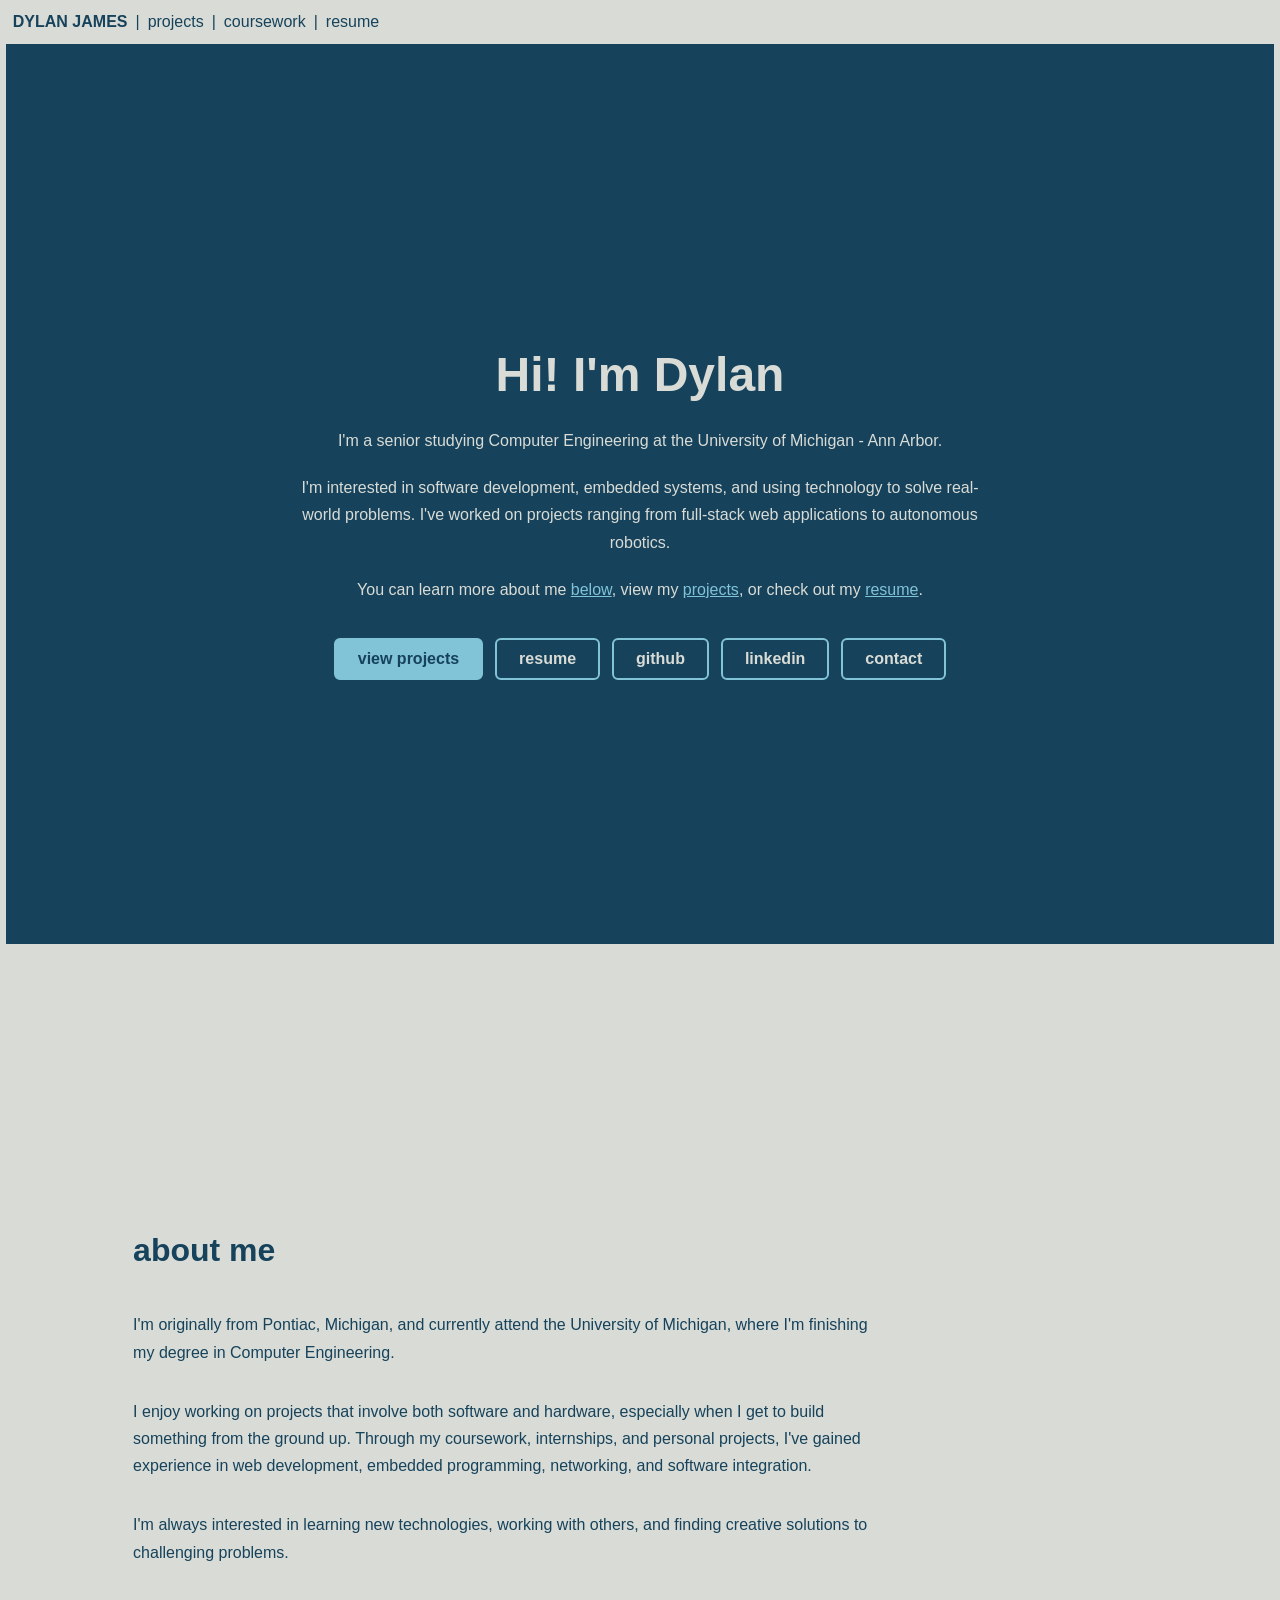
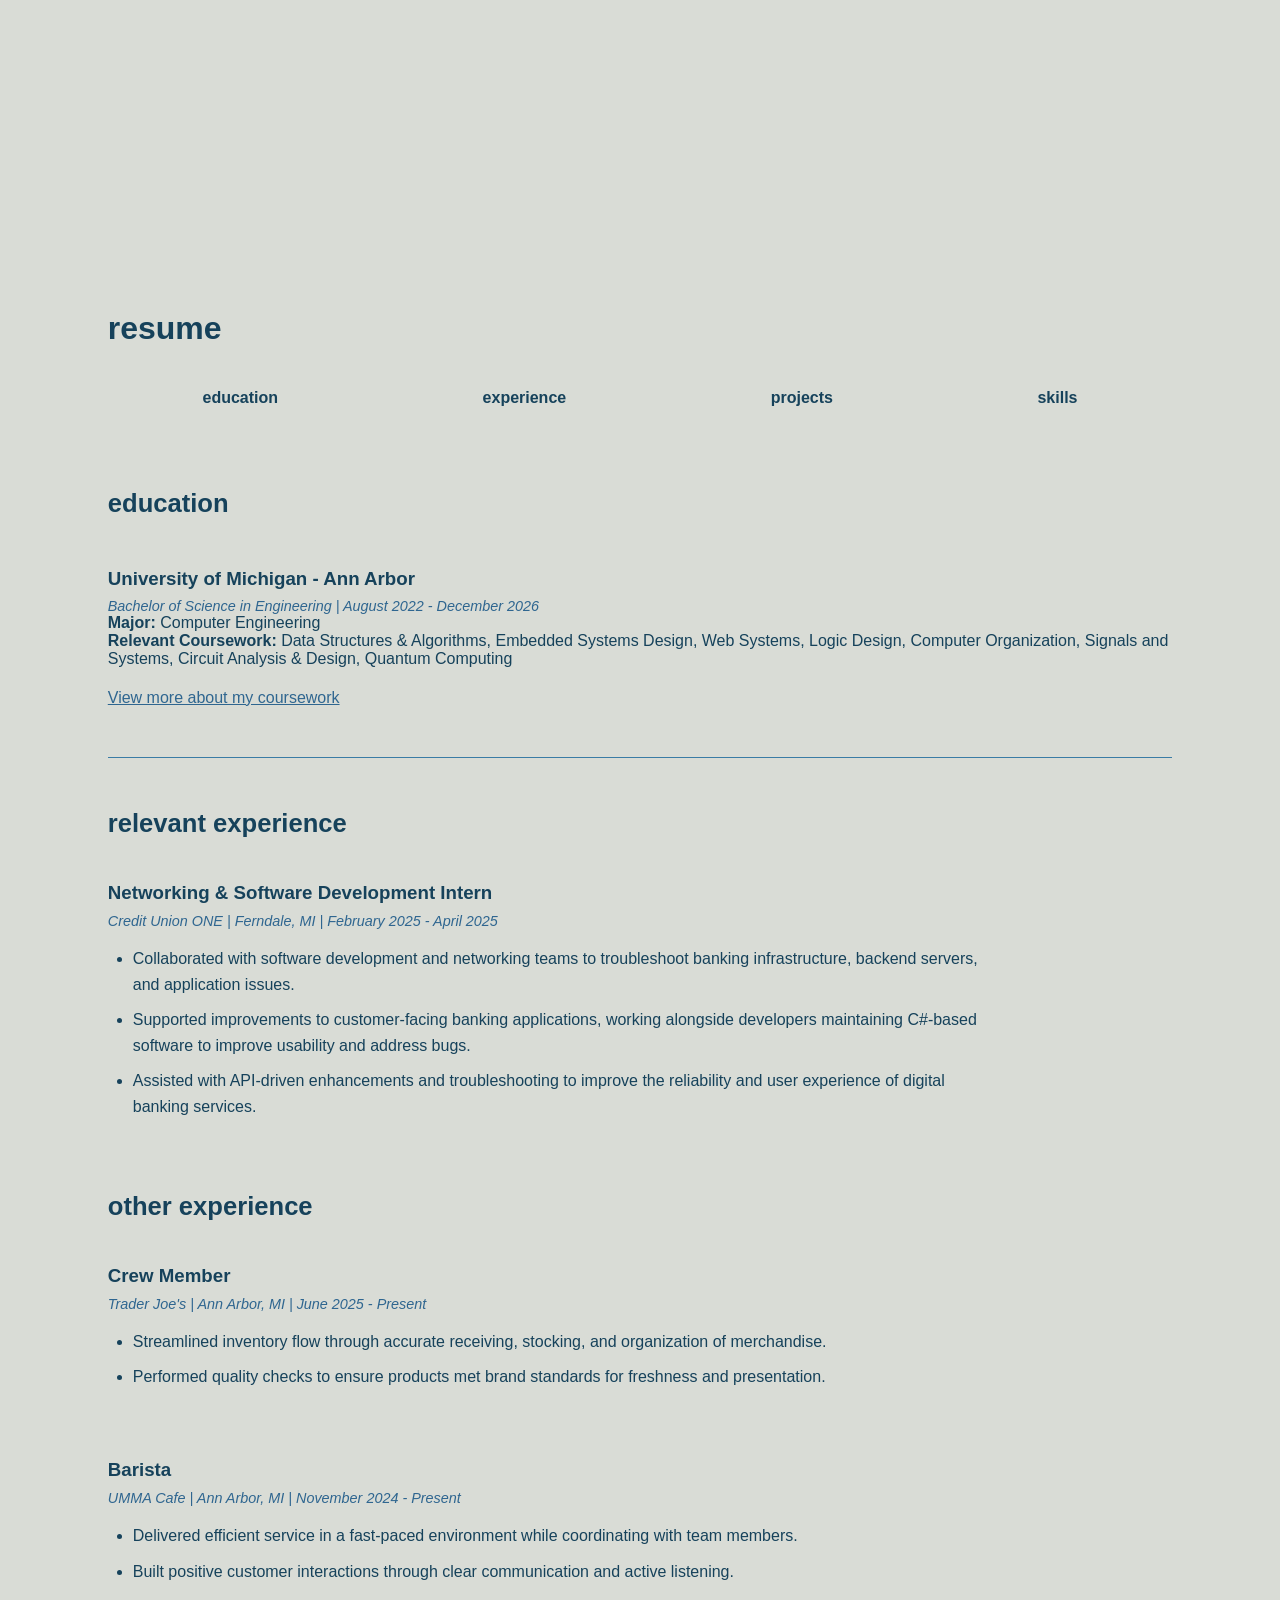
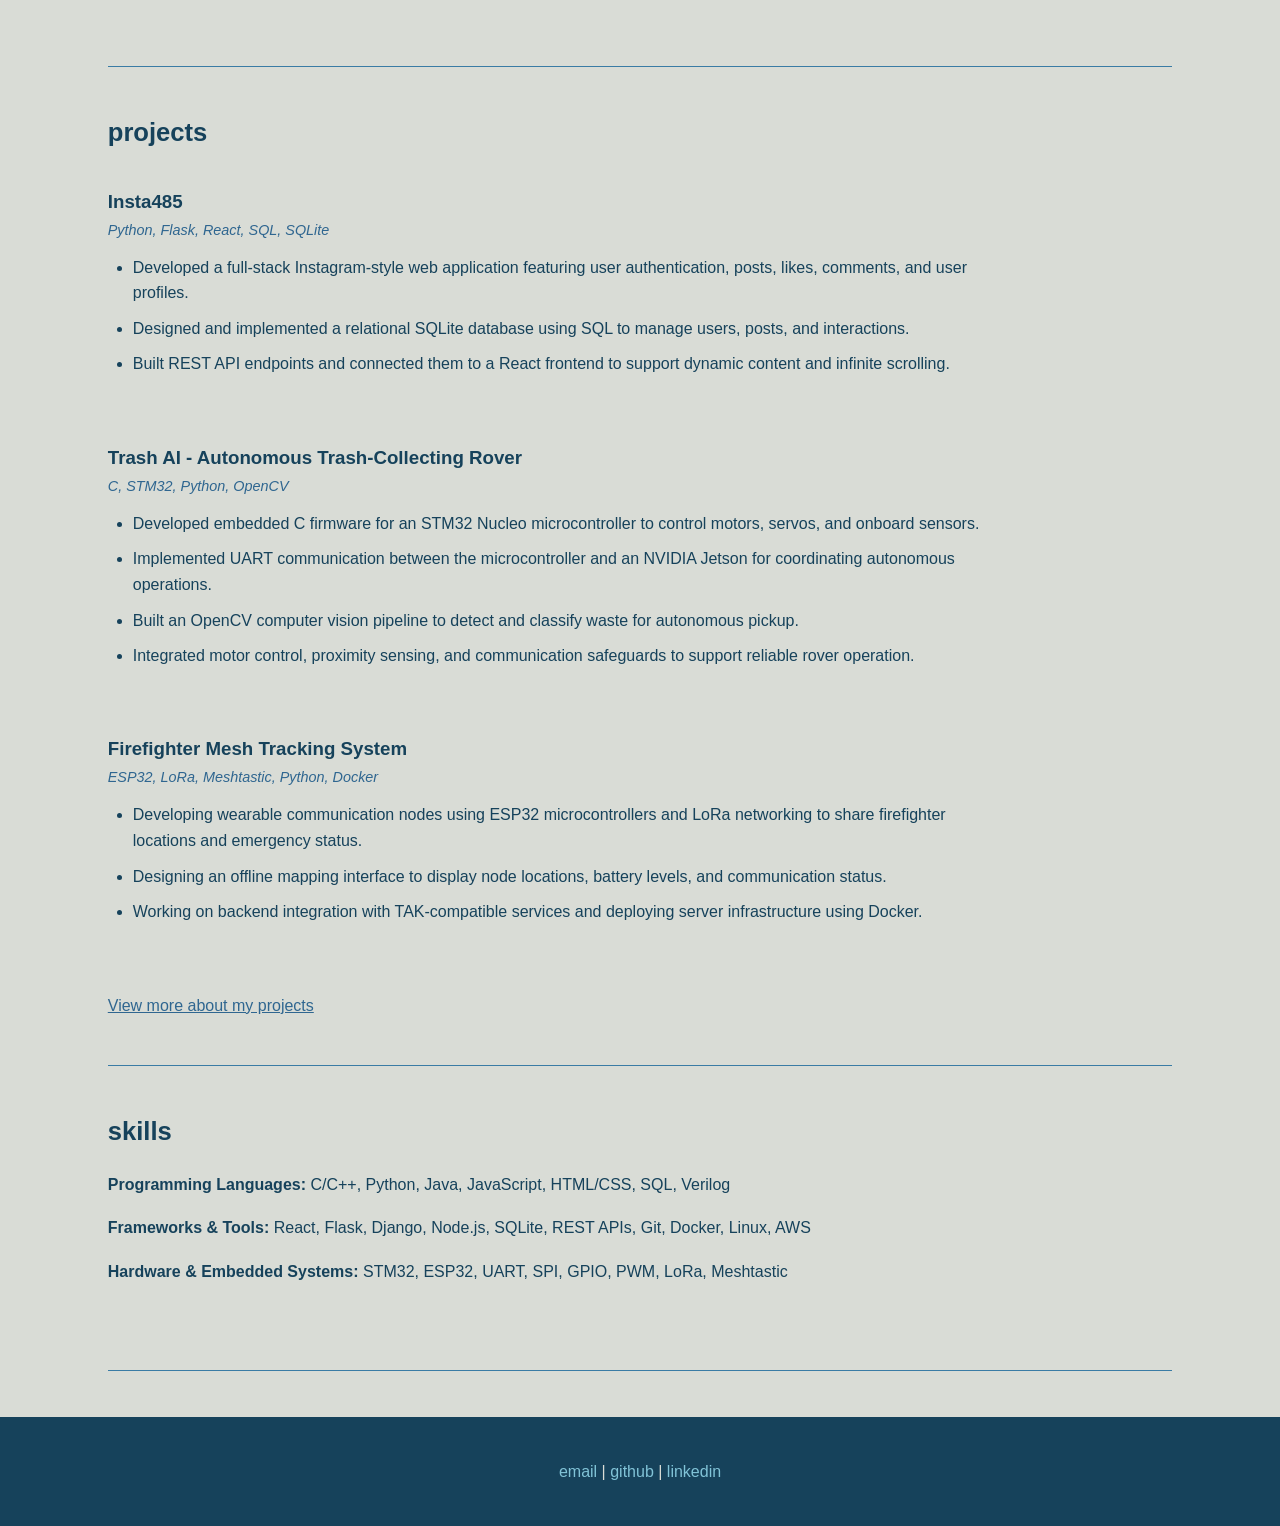
<file: index.html>
<!DOCTYPE html>
<html lang="en">
<head>
    <title>Dylan James</title>
    <meta charset="UTF-8">
    <meta name="viewport" content="width=device-width, initial-scale=1">
    <meta name="description" content="Dylan James - Computer Engineering student at the University of Michigan focused on embedded systems and software development.">
    <link href="css/style.css" rel="stylesheet">
</head>

<body>
    <header>
        <a href="index.html" id="me">Dylan James</a> |
        <a href="projects.html">projects</a> |
        <a href="coursework.html">coursework</a> |
        <a href="#resume">resume</a>
    </header>

    <div class="root">

        <section id="main">
            <h1>Hi! I'm Dylan</h1>

            <p>
                I'm a senior studying Computer Engineering at the
                University of Michigan - Ann Arbor.
            </p>

            <p>
                I'm interested in software development, embedded systems,
                and using technology to solve real-world problems.
                I've worked on projects ranging from full-stack web
                applications to autonomous robotics.
            </p>

            <p>
                You can learn more about me <a href="#about-me">below</a>,
                view my <a href="projects.html">projects</a>,
                or check out my <a href="#resume">resume</a>.
            </p>

            <div class="btn-row">
                <a href="projects.html" class="btn primary">view projects</a>
                <a href="#resume" class="btn">resume</a>
                <a href="https://github.com/dylanexis" class="btn"
                   target="_blank" rel="noopener noreferrer">github</a>
                <a href="https://www.linkedin.com/in/dylana-james/" class="btn"
                   target="_blank" rel="noopener noreferrer">linkedin</a>
                <a href="mailto:dyla@umich.edu" class="btn">contact</a>
            </div>
        </section>

        <section id="about-me">
            <h2>about me</h2>

            <p>
                I'm originally from Pontiac, Michigan, and currently
                attend the University of Michigan, where I'm finishing
                my degree in Computer Engineering.
            </p>

            <p>
                I enjoy working on projects that involve both software
                and hardware, especially when I get to build something
                from the ground up. Through my coursework, internships,
                and personal projects, I've gained experience in web
                development, embedded programming, networking, and
                software integration.
            </p>

            <p>
                I'm always interested in learning new technologies,
                working with others, and finding creative solutions
                to challenging problems.
            </p>
        </section>

        <section id="resume">
            <h2>resume</h2>

            <ul id="resume-buttons">
                <li><span><a href="#education">education</a></span></li>
                <li><span><a href="#experience">experience</a></span></li>
                <li><span><a href="#projects">projects</a></span></li>
                <li><span><a href="#skills">skills</a></span></li>
            </ul>

            <!-- Education -->
            <div class="res_section">
                <section id="education">
                    <h2>education</h2>

                    <h3>University of Michigan - Ann Arbor</h3>

                    <em>
                        <span>Bachelor of Science in Engineering</span>
                        <span> | </span>
                        <span>August 2022 - December 2026</span>
                    </em>

                    <div>
                        <strong>Major:</strong> Computer Engineering
                    </div>

                    <div>
                        <strong>Relevant Coursework:</strong>
                        Data Structures & Algorithms, Embedded Systems Design,
                        Web Systems, Logic Design, Computer Organization,
                        Signals and Systems, Circuit Analysis & Design,
                        Quantum Computing
                    </div>
                    <p>
                        <a href="coursework.html">View more about my coursework</a>
                    </p>

                </section>
            </div>

            <!-- Experience -->
            <div class="res_section">
                <section id="experience">

                    <h2>relevant experience</h2>

                    <div class="exp_item">
                        <h3>Networking & Software Development Intern</h3>

                        <em>
                            <span>Credit Union ONE</span>
                            <span> | </span>
                            <span>Ferndale, MI</span>
                            <span> | </span>
                            <span>February 2025 - April 2025</span>
                        </em>

                        <ul>
                            <li>
                                Collaborated with software development and
                                networking teams to troubleshoot banking
                                infrastructure, backend servers, and
                                application issues.
                            </li>
                            <li>
                                Supported improvements to customer-facing
                                banking applications, working alongside
                                developers maintaining C#-based software
                                to improve usability and address bugs.
                            </li>
                            <li>
                                Assisted with API-driven enhancements and
                                troubleshooting to improve the reliability
                                and user experience of digital banking services.
                            </li>
                        </ul>
                    </div>

                    <h2>other experience</h2>

                    <div class="exp_item">
                        <h3>Crew Member</h3>

                        <em>
                            <span>Trader Joe's</span>
                            <span> | </span>
                            <span>Ann Arbor, MI</span>
                            <span> | </span>
                            <span>June 2025 - Present</span>
                        </em>

                        <ul>
                            <li>
                                Streamlined inventory flow through accurate
                                receiving, stocking, and organization of
                                merchandise.
                            </li>
                            <li>
                                Performed quality checks to ensure products
                                met brand standards for freshness and
                                presentation.
                            </li>
                        </ul>
                    </div>

                    <div class="exp_item">
                        <h3>Barista</h3>

                        <em>
                            <span>UMMA Cafe</span>
                            <span> | </span>
                            <span>Ann Arbor, MI</span>
                            <span> | </span>
                            <span>November 2024 - Present</span>
                        </em>

                        <ul>
                            <li>
                                Delivered efficient service in a fast-paced
                                environment while coordinating with
                                team members.
                            </li>
                            <li>
                                Built positive customer interactions through
                                clear communication and active listening.
                            </li>
                        </ul>
                    </div>

                </section>
            </div>

            <!-- Projects -->
            <div class="res_section">
                <section id="projects">
                    <h2>projects</h2>

                    <div class="project_item">
                        <h3>Insta485</h3>
                        <em>Python, Flask, React, SQL, SQLite</em>

                        <ul>
                            <li>
                                Developed a full-stack Instagram-style web
                                application featuring user authentication,
                                posts, likes, comments, and user profiles.
                            </li>
                            <li>
                                Designed and implemented a relational SQLite
                                database using SQL to manage users, posts,
                                and interactions.
                            </li>
                            <li>
                                Built REST API endpoints and connected them
                                to a React frontend to support dynamic
                                content and infinite scrolling.
                            </li>
                        </ul>
                    </div>

                    <div class="project_item">
                        <h3>Trash AI - Autonomous Trash-Collecting Rover</h3>
                        <em>C, STM32, Python, OpenCV</em>

                        <ul>
                            <li>
                                Developed embedded C firmware for an STM32
                                Nucleo microcontroller to control motors,
                                servos, and onboard sensors.
                            </li>
                            <li>
                                Implemented UART communication between
                                the microcontroller and an NVIDIA Jetson
                                for coordinating autonomous operations.
                            </li>
                            <li>
                                Built an OpenCV computer vision pipeline to
                                detect and classify waste for autonomous
                                pickup.
                            </li>
                            <li>
                                Integrated motor control, proximity sensing,
                                and communication safeguards to support
                                reliable rover operation.
                            </li>
                        </ul>
                    </div>

                    <div class="project_item">
                        <h3>Firefighter Mesh Tracking System</h3>
                        <em>ESP32, LoRa, Meshtastic, Python, Docker</em>

                        <ul>
                            <li>
                                Developing wearable communication nodes
                                using ESP32 microcontrollers and LoRa
                                networking to share firefighter locations
                                and emergency status.
                            </li>
                            <li>
                                Designing an offline mapping interface
                                to display node locations, battery levels,
                                and communication status.
                            </li>
                            <li>
                                Working on backend integration with
                                TAK-compatible services and deploying
                                server infrastructure using Docker.
                            </li>
                        </ul>
                    </div>

                    <p>
                        <a href="projects.html">View more about my projects</a>
                    </p>
                </section>
            </div>

            <!-- Skills -->
            <div class="res_section">
                <section id="skills">
                    <h2>skills</h2>

                    <p>
                        <strong>Programming Languages:</strong>
                        C/C++, Python, Java, JavaScript,
                        HTML/CSS, SQL, Verilog
                    </p>

                    <p>
                        <strong>Frameworks & Tools:</strong>
                        React, Flask, Django, Node.js,
                        SQLite, REST APIs, Git, Docker,
                        Linux, AWS
                    </p>

                    <p>
                        <strong>Hardware & Embedded Systems:</strong>
                        STM32, ESP32, UART, SPI, GPIO,
                        PWM, LoRa, Meshtastic
                    </p>
                </section>
            </div>

        </section>

    </div>

    <footer>
        <p>
            <a href="mailto:dyla@umich.edu">email</a> |
            <a href="https://github.com/dylanexis"
               target="_blank" rel="noopener noreferrer">github</a> |
            <a href="https://www.linkedin.com/in/dylana-james/"
               target="_blank" rel="noopener noreferrer">linkedin</a>
        </p>
    </footer>
    <a href="#main" id="back-to-top" aria-label="Back to top">
        ↑
    </a>
    <script src="js/main.js"></script>
</body>
</html>
</file>
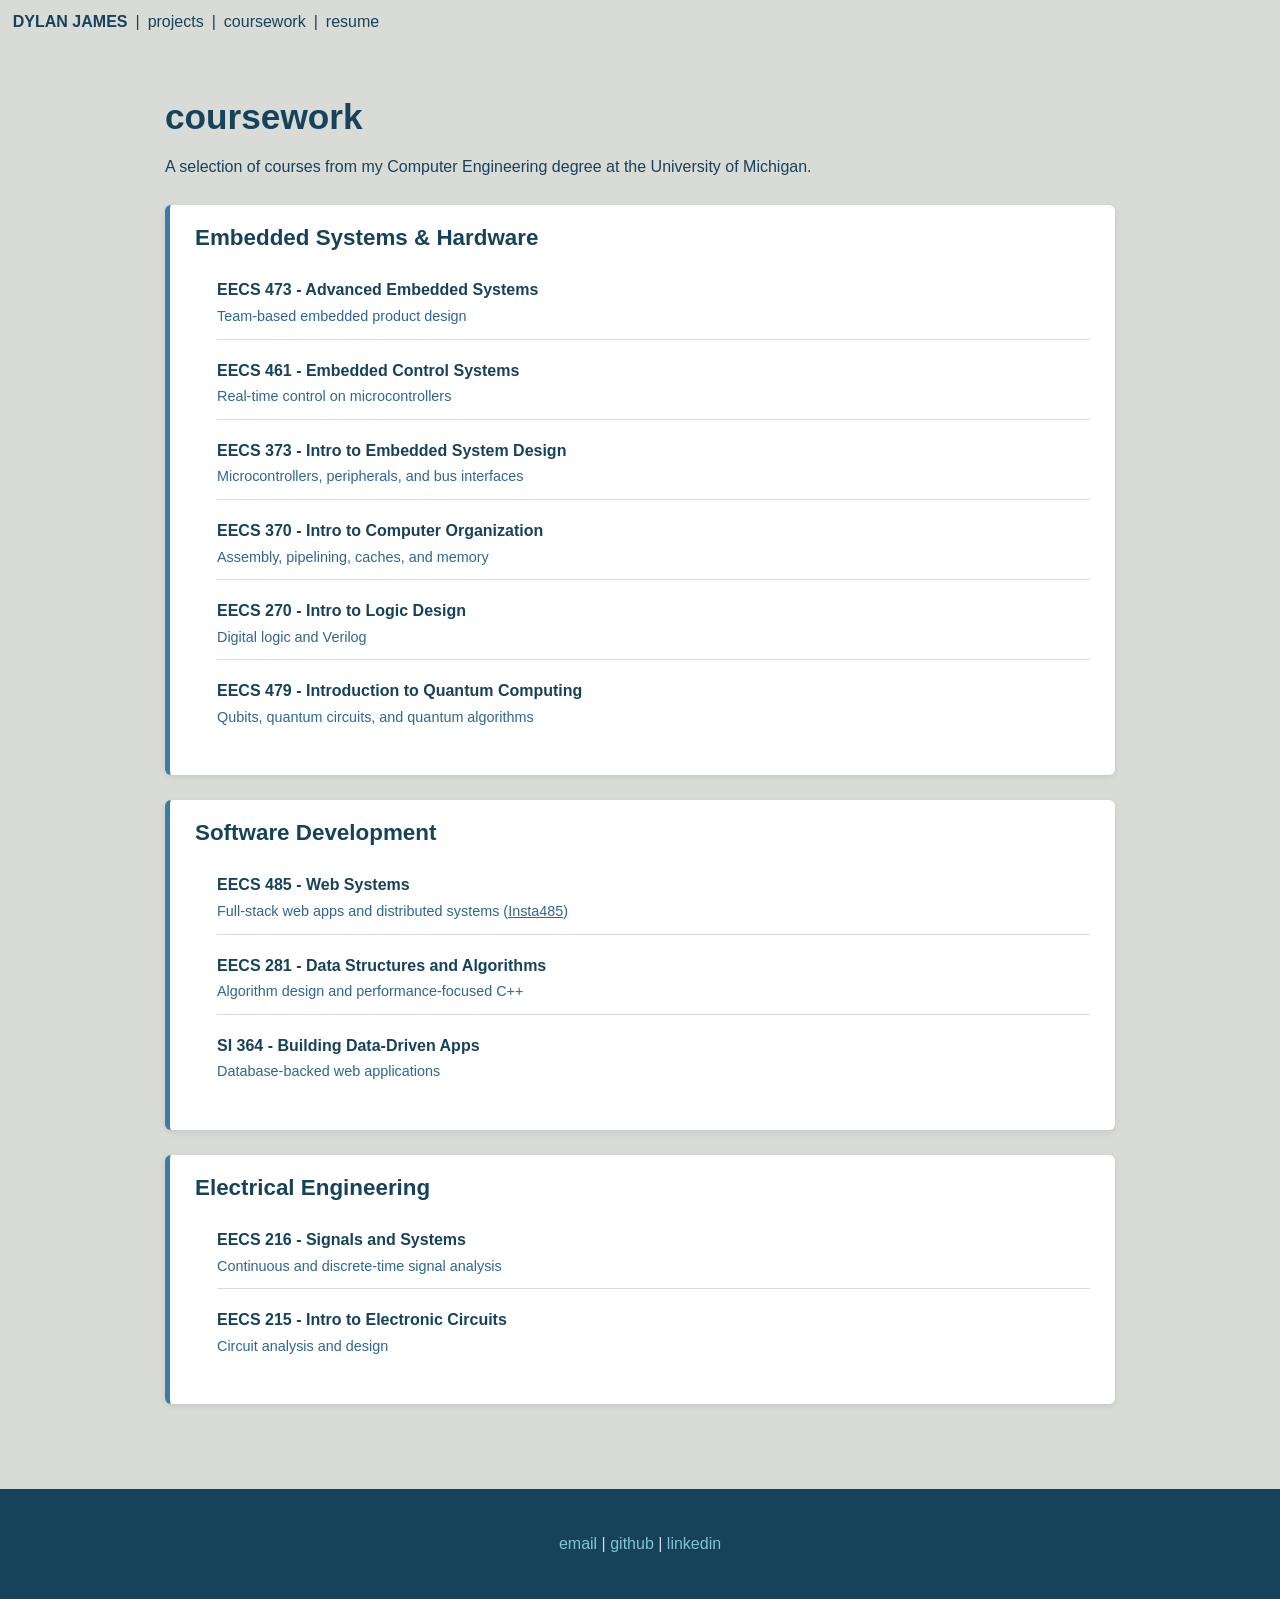
<file: coursework.html>
<!DOCTYPE html>
<html lang="en">
<head>
    <meta charset="UTF-8">
    <meta name="viewport" content="width=device-width, initial-scale=1.0">
    <meta name="description" content="Relevant Computer Engineering coursework completed by Dylan James at the University of Michigan.">
    <title>Coursework | Dylan James</title>
    <link rel="stylesheet" href="css/style.css">
</head>

<body>
    <header>
        <a href="index.html" id="me">Dylan James</a> |
        <a href="projects.html">projects</a> |
        <a href="coursework.html">coursework</a> |
        <a href="index.html#resume">resume</a>
    </header>

    <main id="top">
        <h1>coursework</h1>
        <p class="intro">
            A selection of courses from my Computer Engineering
            degree at the University of Michigan.
        </p>

        <section class="card">
            <h2>Embedded Systems &amp; Hardware</h2>
            <ul class="course-list">
                <li>
                    <strong>EECS 473 - Advanced Embedded Systems</strong>
                    <span>Team-based embedded product design</span>
                </li>
                <li>
                    <strong>EECS 461 - Embedded Control Systems</strong>
                    <span>Real-time control on microcontrollers</span>
                </li>
                <li>
                    <strong>EECS 373 - Intro to Embedded System Design</strong>
                    <span>Microcontrollers, peripherals, and bus interfaces</span>
                </li>
                <li>
                    <strong>EECS 370 - Intro to Computer Organization</strong>
                    <span>Assembly, pipelining, caches, and memory</span>
                </li>
                <li>
                    <strong>EECS 270 - Intro to Logic Design</strong>
                    <span>Digital logic and Verilog</span>
                </li>
                <li>
                    <strong>EECS 479 - Introduction to Quantum Computing</strong>
                    <span>Qubits, quantum circuits, and quantum algorithms</span>
                </li>
            </ul>
        </section>

        <section class="card">
            <h2>Software Development</h2>
            <ul class="course-list">
                <li>
                    <strong>EECS 485 - Web Systems</strong>
                    <span>Full-stack web apps and distributed systems (<a href="projects.html">Insta485</a>)</span>
                </li>
                <li>
                    <strong>EECS 281 - Data Structures and Algorithms</strong>
                    <span>Algorithm design and performance-focused C++</span>
                </li>
                <li>
                    <strong>SI 364 - Building Data-Driven Apps</strong>
                    <span>Database-backed web applications</span>
                </li>
            </ul>
        </section>

        <section class="card">
            <h2>Electrical Engineering</h2>
            <ul class="course-list">
                <li>
                    <strong>EECS 216 - Signals and Systems</strong>
                    <span>Continuous and discrete-time signal analysis</span>
                </li>
                <li>
                    <strong>EECS 215 - Intro to Electronic Circuits</strong>
                    <span>Circuit analysis and design</span>
                </li>
            </ul>
        </section>
    </main>

    <footer>
        <p>
            <a href="mailto:dyla@umich.edu">email</a> |
            <a href="https://github.com/dylanexis"
               target="_blank" rel="noopener noreferrer">github</a> |
            <a href="https://www.linkedin.com/in/dylana-james/"
               target="_blank" rel="noopener noreferrer">linkedin</a>
        </p>
    </footer>
    <a href="#top" id="back-to-top" aria-label="Back to top">
        ↑
    </a>
    <script src="js/main.js"></script>
</body>
</html>
</file>
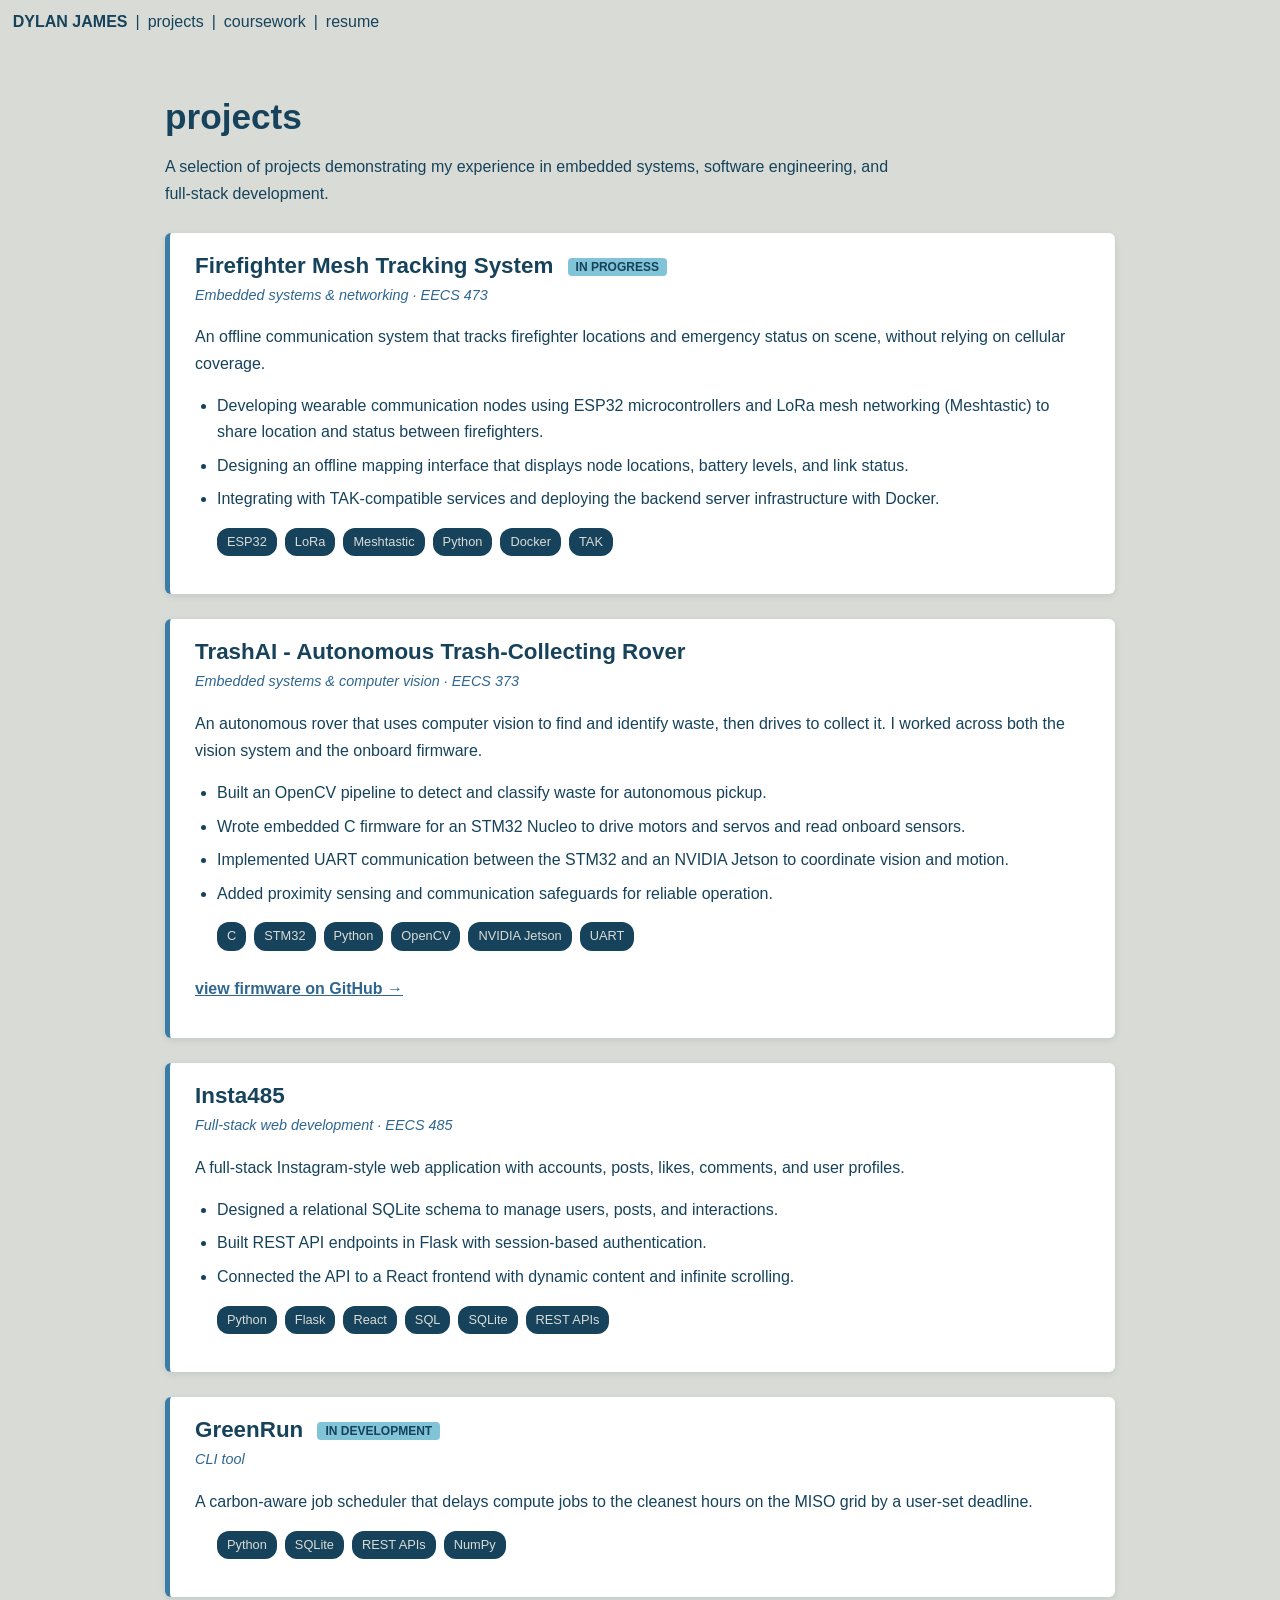
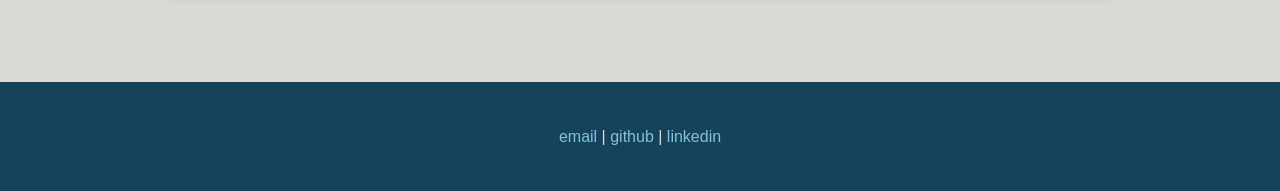
<file: projects.html>
<!DOCTYPE html>
<html lang="en">
<head>
    <meta charset="UTF-8">
    <meta name="viewport" content="width=device-width, initial-scale=1.0">
    <meta name="description" content="Projects by Dylan James in embedded systems, computer vision, and full-stack web development.">
    <title>Projects | Dylan James</title>
    <link rel="stylesheet" href="css/style.css">
</head>

<body>
    <header>
        <a href="index.html" id="me">Dylan James</a> |
        <a href="projects.html">projects</a> |
        <a href="coursework.html">coursework</a> |
        <a href="index.html#resume">resume</a>
    </header>

    <main id="top">
        <h1>projects</h1>
        <p class="intro">
            A selection of projects demonstrating my experience
            in embedded systems, software engineering, and
            full-stack development.
        </p>

        <section class="card">
            <h2>Firefighter Mesh Tracking System <span class="status">in progress</span></h2>
            <p class="meta">Embedded systems &amp; networking &middot; EECS 473</p>
            <p>
                An offline communication system that tracks firefighter
                locations and emergency status on scene, without relying
                on cellular coverage.
            </p>
            <ul>
                <li>
                    Developing wearable communication nodes using ESP32
                    microcontrollers and LoRa mesh networking (Meshtastic)
                    to share location and status between firefighters.
                </li>
                <li>
                    Designing an offline mapping interface that displays
                    node locations, battery levels, and link status.
                </li>
                <li>
                    Integrating with TAK-compatible services and deploying
                    the backend server infrastructure with Docker.
                </li>
            </ul>
            <ul class="tags">
                <li>ESP32</li><li>LoRa</li><li>Meshtastic</li>
                <li>Python</li><li>Docker</li><li>TAK</li>
            </ul>
        </section>

        <section class="card">
            <h2>TrashAI - Autonomous Trash-Collecting Rover</h2>
            <p class="meta">Embedded systems &amp; computer vision &middot; EECS 373</p>
            <p>
                An autonomous rover that uses computer vision to find
                and identify waste, then drives to collect it. I worked
                across both the vision system and the onboard firmware.
            </p>
            <ul>
                <li>
                    Built an OpenCV pipeline to detect and classify waste
                    for autonomous pickup.
                </li>
                <li>
                    Wrote embedded C firmware for an STM32 Nucleo to drive
                    motors and servos and read onboard sensors.
                </li>
                <li>
                    Implemented UART communication between the STM32 and an
                    NVIDIA Jetson to coordinate vision and motion.
                </li>
                <li>
                    Added proximity sensing and communication safeguards
                    for reliable operation.
                </li>
            </ul>
            <ul class="tags">
                <li>C</li><li>STM32</li><li>Python</li><li>OpenCV</li>
                <li>NVIDIA Jetson</li><li>UART</li>
            </ul>
            <p class="links">
                <a href="https://github.com/Group7-TrashAI/nucleo_onboard"
                   target="_blank" rel="noopener noreferrer">view firmware on GitHub &rarr;</a>
            </p>
        </section>

        <section class="card">
            <h2>Insta485</h2>
            <p class="meta">Full-stack web development &middot; EECS 485</p>
            <p>
                A full-stack Instagram-style web application with
                accounts, posts, likes, comments, and user profiles.
            </p>
            <ul>
                <li>
                    Designed a relational SQLite schema to manage users,
                    posts, and interactions.
                </li>
                <li>
                    Built REST API endpoints in Flask with session-based
                    authentication.
                </li>
                <li>
                    Connected the API to a React frontend with dynamic
                    content and infinite scrolling.
                </li>
            </ul>
            <ul class="tags">
                <li>Python</li><li>Flask</li><li>React</li>
                <li>SQL</li><li>SQLite</li><li>REST APIs</li>
            </ul>
        </section>

        <section class="card">
            <h2>GreenRun <span class="status">in development</span></h2>
            <p class="meta">CLI tool</p>
            <p>
               A carbon-aware job scheduler that delays compute jobs 
                to the cleanest hours on the MISO grid by a user-set deadline.
            </p>
            <ul class="tags">
                <li>Python</li><li>SQLite</li><li>REST APIs</li>
                <li>NumPy</li>
            </ul>
        </section>
    </main>

    <footer>
        <p>
            <a href="mailto:dyla@umich.edu">email</a> |
            <a href="https://github.com/dylanexis"
               target="_blank" rel="noopener noreferrer">github</a> |
            <a href="https://www.linkedin.com/in/dylana-james/"
               target="_blank" rel="noopener noreferrer">linkedin</a>
        </p>
    </footer>
    <a href="#top" id="back-to-top" aria-label="Back to top">
        ↑
    </a>
    <script src="js/main.js"></script>
</body>
</html>
</file>
<file: css/style.css>
/* General Styling */
html {
    scroll-behavior: smooth;
}

body {
    background-color: #d9dcd6;
    font-family: Verdana, sans-serif;
    margin: 0;
    color: #16425b;
}

.root {
    margin: 0.5vw;
}

h1, h2, h3 {
    color: #16425b;
}

p {
    line-height: 1.7;
}

a {
    color: #2f6690;
}

a:hover {
    color: #3a7ca5;
}


/* Header Style */
header {
    display: flex;
    flex-direction: row;
    align-items: center;
    justify-content: flex-start;
    gap: 8px;
    text-transform: lowercase;
    margin: 1vw;
    flex-wrap: wrap;
}

header a {
    text-decoration: none;
    color: #16425b;
}

header a:hover {
    color: #3a7ca5;
    text-decoration: underline;
}

#me {
    text-transform: uppercase;
    font-weight: bold;
}


/* Main Landing Section */
#main {
    display: flex;
    flex-direction: column;
    align-items: center;
    justify-content: center;
    text-align: center;

    background-color: #16425b;
    color: #d9dcd6;

    width: 100%;
    min-height: 100vh;
    box-sizing: border-box;

    padding: 40px 20px;
}

#main h1 {
    color: #d9dcd6;
    font-size: 3rem;
    margin-bottom: 15px;
}

#main p {
    max-width: 700px;
    margin: 10px 0;
}

#main a {
    color: #81c3d7;
}

#main a:hover {
    color: #d9dcd6;
}


/* About Me Section */
#about-me {
    display: flex;
    flex-direction: column;
    justify-content: center;

    min-height: 100vh;
    box-sizing: border-box;
    padding: 50px 10%;
}

#about-me h2 {
    font-size: 2rem;
}

#about-me p {
    max-width: 750px;
}


/* Resume Style */
#resume {
    padding: 40px 8%;
}

#resume > h2 {
    font-size: 2rem;
    text-transform: lowercase;
}

#resume-buttons {
    list-style-type: none;
    display: flex;
    flex-direction: row;
    align-items: center;
    justify-content: space-around;

    gap: 15px;
    padding: 15px 0;
    flex-wrap: wrap;
}

#resume-buttons a {
    text-decoration: none;
    color: #16425b;
    font-weight: bold;
}

#resume-buttons a:hover {
    color: #3a7ca5;
    text-decoration: underline;
}


/* Resume Sections */
.res_section {
    padding: 30px 0;
    border-bottom: 1px solid #3a7ca5;
}

.res_section h2 {
    font-size: 1.6rem;
    text-transform: lowercase;
    margin-bottom: 25px;
}

.res_section h3 {
    margin-bottom: 8px;
}

.res_section em {
    font-size: 0.9rem;
    color: #2f6690;
}


/* Education Section */
#education {
    display: flex;
    flex-direction: column;
    box-sizing: border-box;
}

#education h3 {
    margin-top: 25px;
}


/* Experience Section */
#experience {
    display: flex;
    flex-direction: column;
    box-sizing: border-box;
}

.exp_item {
    margin-bottom: 35px;
}

.exp_item ul {
    padding-left: 25px;
    max-width: 850px;
}

.exp_item li {
    margin-bottom: 10px;
    line-height: 1.6;
}


/* Projects Section */
#projects {
    display: flex;
    flex-direction: column;
}

.project_item {
    margin-bottom: 35px;
}

.project_item ul {
    padding-left: 25px;
    max-width: 850px;
}

.project_item li {
    margin-bottom: 10px;
    line-height: 1.6;
}


/* Skills Section */
#skills {
    padding-bottom: 40px;
}

#skills p {
    max-width: 850px;
    margin-bottom: 15px;
}


/* Footer */
footer {
    text-align: center;
    padding: 25px;
    background-color: #16425b;
    color: #d9dcd6;
}

footer a {
    color: #81c3d7;
    text-decoration: none;
}

footer a:hover {
    color: #d9dcd6;
    text-decoration: underline;
}

#back-to-top {
    display: none;
    position: fixed;
    bottom: 20px;
    right: 20px;
    z-index: 99;
    padding: 10px 20px;
    font-size: 30px;
    background: #3a7ca5;
    color: white;
    border: none;
    border-radius: 50%;
    cursor:pointer;
    text-decoration: none;
}

#back-to-top:hover{
    background-color:#16425b
}

/* Buttons */
.btn-row {
    display: flex;
    flex-wrap: wrap;
    justify-content: center;
    gap: 12px;
    margin-top: 25px;
}

.btn {
    display: inline-block;
    padding: 10px 22px;
    border: 2px solid #81c3d7;
    border-radius: 6px;
    text-decoration: none;
    font-weight: bold;
}

#main .btn {
    color: #d9dcd6;
}

#main .btn:hover {
    background-color: #81c3d7;
    color: #16425b;
}

#main .btn.primary {
    background-color: #81c3d7;
    color: #16425b;
}

#main .btn.primary:hover {
    background-color: #d9dcd6;
    border-color: #d9dcd6;
}


/* Tags */
.tags {
    display: flex;
    flex-wrap: wrap;
    gap: 8px;
    list-style: none;
    padding: 0;
    margin: 10px 0;
}

.tags li {
    background-color: #16425b;
    color: #d9dcd6;
    font-size: 0.8rem;
    padding: 4px 10px;
    border-radius: 12px;
}


/* Subpages (projects, coursework) */
main {
    max-width: 950px;
    margin: 0 auto;
    padding: 30px 8% 60px;
}

main > h1 {
    font-size: 2.2rem;
    margin-bottom: 5px;
}

.intro {
    max-width: 750px;
}

.card {
    background-color: #ffffff;
    border-left: 5px solid #3a7ca5;
    border-radius: 6px;
    padding: 20px 25px;
    margin: 25px 0;
    box-shadow: 0 2px 6px rgba(22, 66, 91, 0.12);
}

.card h2 {
    margin: 0 0 4px;
    font-size: 1.4rem;
}

.card .meta {
    font-size: 0.9rem;
    color: #2f6690;
    font-style: italic;
    margin: 0 0 10px;
}

.card ul {
    padding-left: 22px;
}

.card li {
    margin-bottom: 8px;
    line-height: 1.6;
}

.card .links a {
    font-weight: bold;
    margin-right: 15px;
}

.status {
    display: inline-block;
    font-size: 0.75rem;
    font-weight: bold;
    text-transform: uppercase;
    background-color: #81c3d7;
    color: #16425b;
    padding: 2px 8px;
    border-radius: 4px;
    margin-left: 8px;
    vertical-align: middle;
}

.course-list {
    list-style: none;
    padding: 0;
}

.course-list li {
    padding: 10px 0;
    border-bottom: 1px solid #d9dcd6;
}

.course-list li:last-child {
    border-bottom: none;
}

.course-list strong {
    display: block;
}

.course-list span {
    font-size: 0.9rem;
    color: #2f6690;
}

/* Mobile Responsiveness */
@media (max-width: 768px) {
    header {
        margin: 15px;
        justify-content: center;
    }

    .root {
        margin: 0;
    }

    #main {
        min-height: 85vh;
        padding: 40px 25px;
    }

    #main h1 {
        font-size: 2.2rem;
    }

    #about-me {
        min-height: auto;
        padding: 70px 25px;
    }

    #resume {
        padding: 30px 25px;
    }

    #resume-buttons {
        justify-content: center;
        gap: 20px;
    }

    #education,
    #experience {
        min-height: auto;
    }

    .res_section {
        padding: 25px 0;
    }

    .res_section h2 {
        font-size: 1.4rem;
    }

    .exp_item,
    .project_item {
        margin-bottom: 25px;
    }

    main {
        padding: 20px 16px 40px;
    }

    .card {
        padding: 16px 18px;
    }
}


/* Color palette lol
    #2f6690
    #3a7ca5
    #d9dcd6
    #16425b
    #81c3d7
*/
</file>
